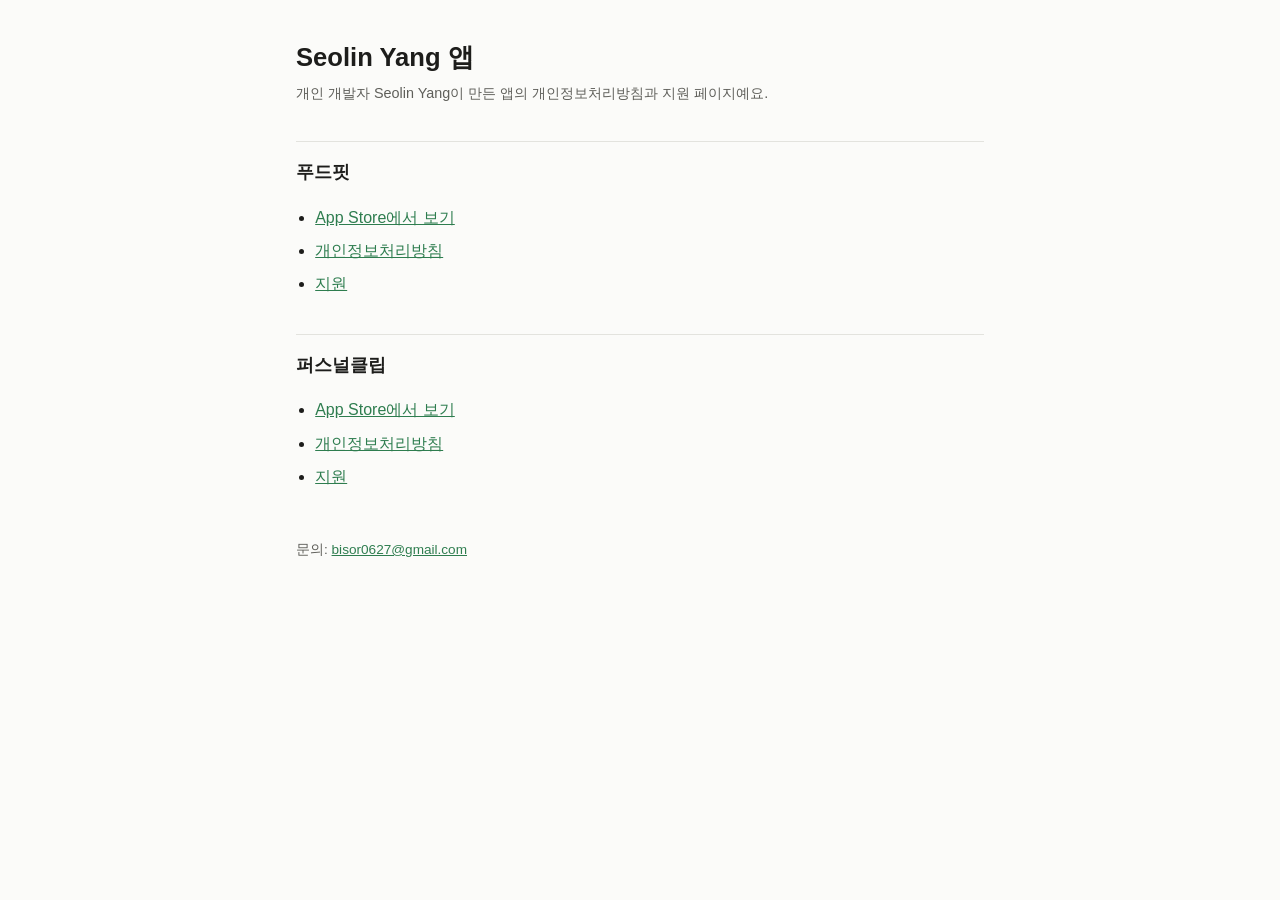
<file: index.html>
<!doctype html>
<html lang="ko">
<head>
<meta charset="utf-8">
<meta name="viewport" content="width=device-width, initial-scale=1">
<title>Seolin Yang 앱</title>
<link rel="stylesheet" href="assets/style.css">
</head>
<body>
<main>
<h1>Seolin Yang 앱</h1>
<p class="meta">개인 개발자 Seolin Yang이 만든 앱의 개인정보처리방침과 지원 페이지예요.</p>
<h2>푸드핏</h2>
<ul>
  <li><a href="https://apps.apple.com/kr/app/id6832881347">App Store에서 보기</a></li>
  <li><a href="foodfit/privacy.html">개인정보처리방침</a></li>
  <li><a href="foodfit/support.html">지원</a></li>
</ul>
<h2>퍼스널클립</h2>
<ul>
  <li><a href="https://apps.apple.com/kr/app/id6832889304">App Store에서 보기</a></li>
  <li><a href="stretch-clips/privacy.html">개인정보처리방침</a></li>
  <li><a href="stretch-clips/support.html">지원</a></li>
</ul>
<footer>문의: <a href="mailto:bisor0627@gmail.com">bisor0627@gmail.com</a></footer>
</main>
</body>
</html>
</file>
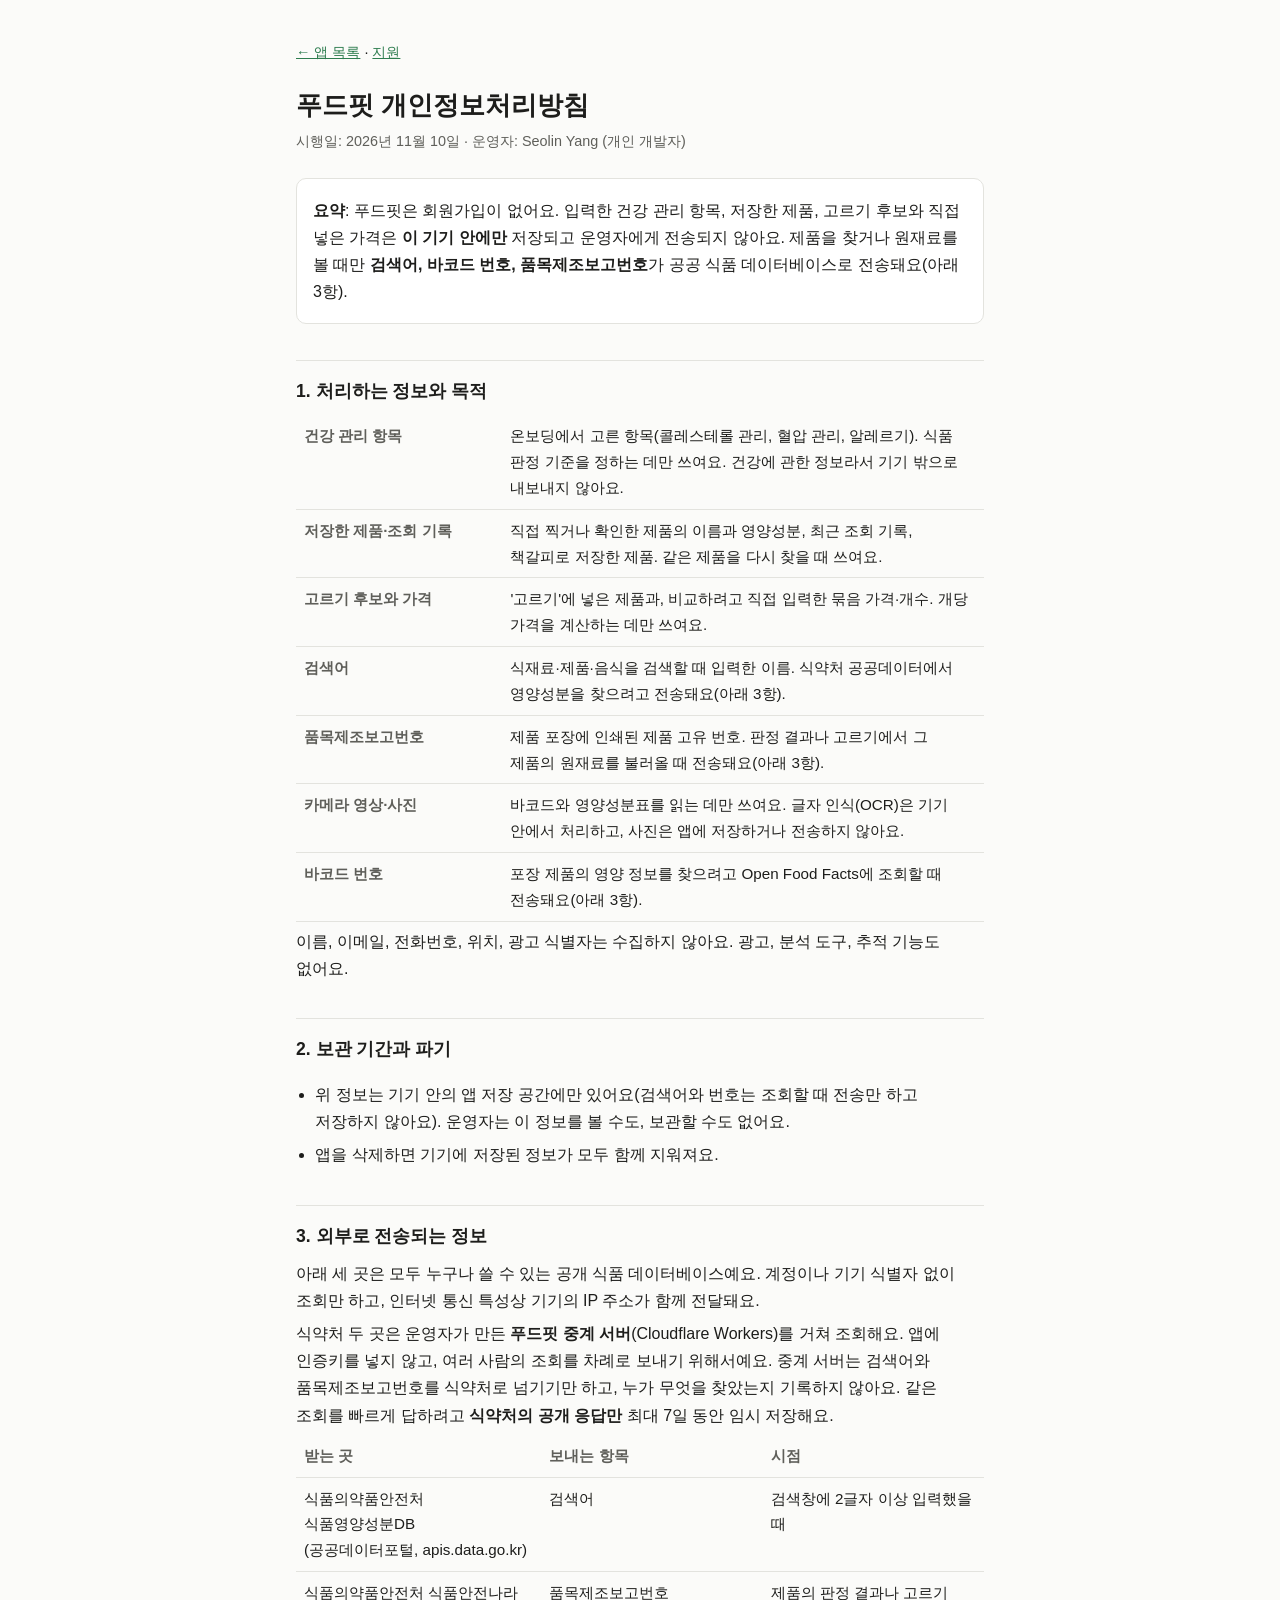
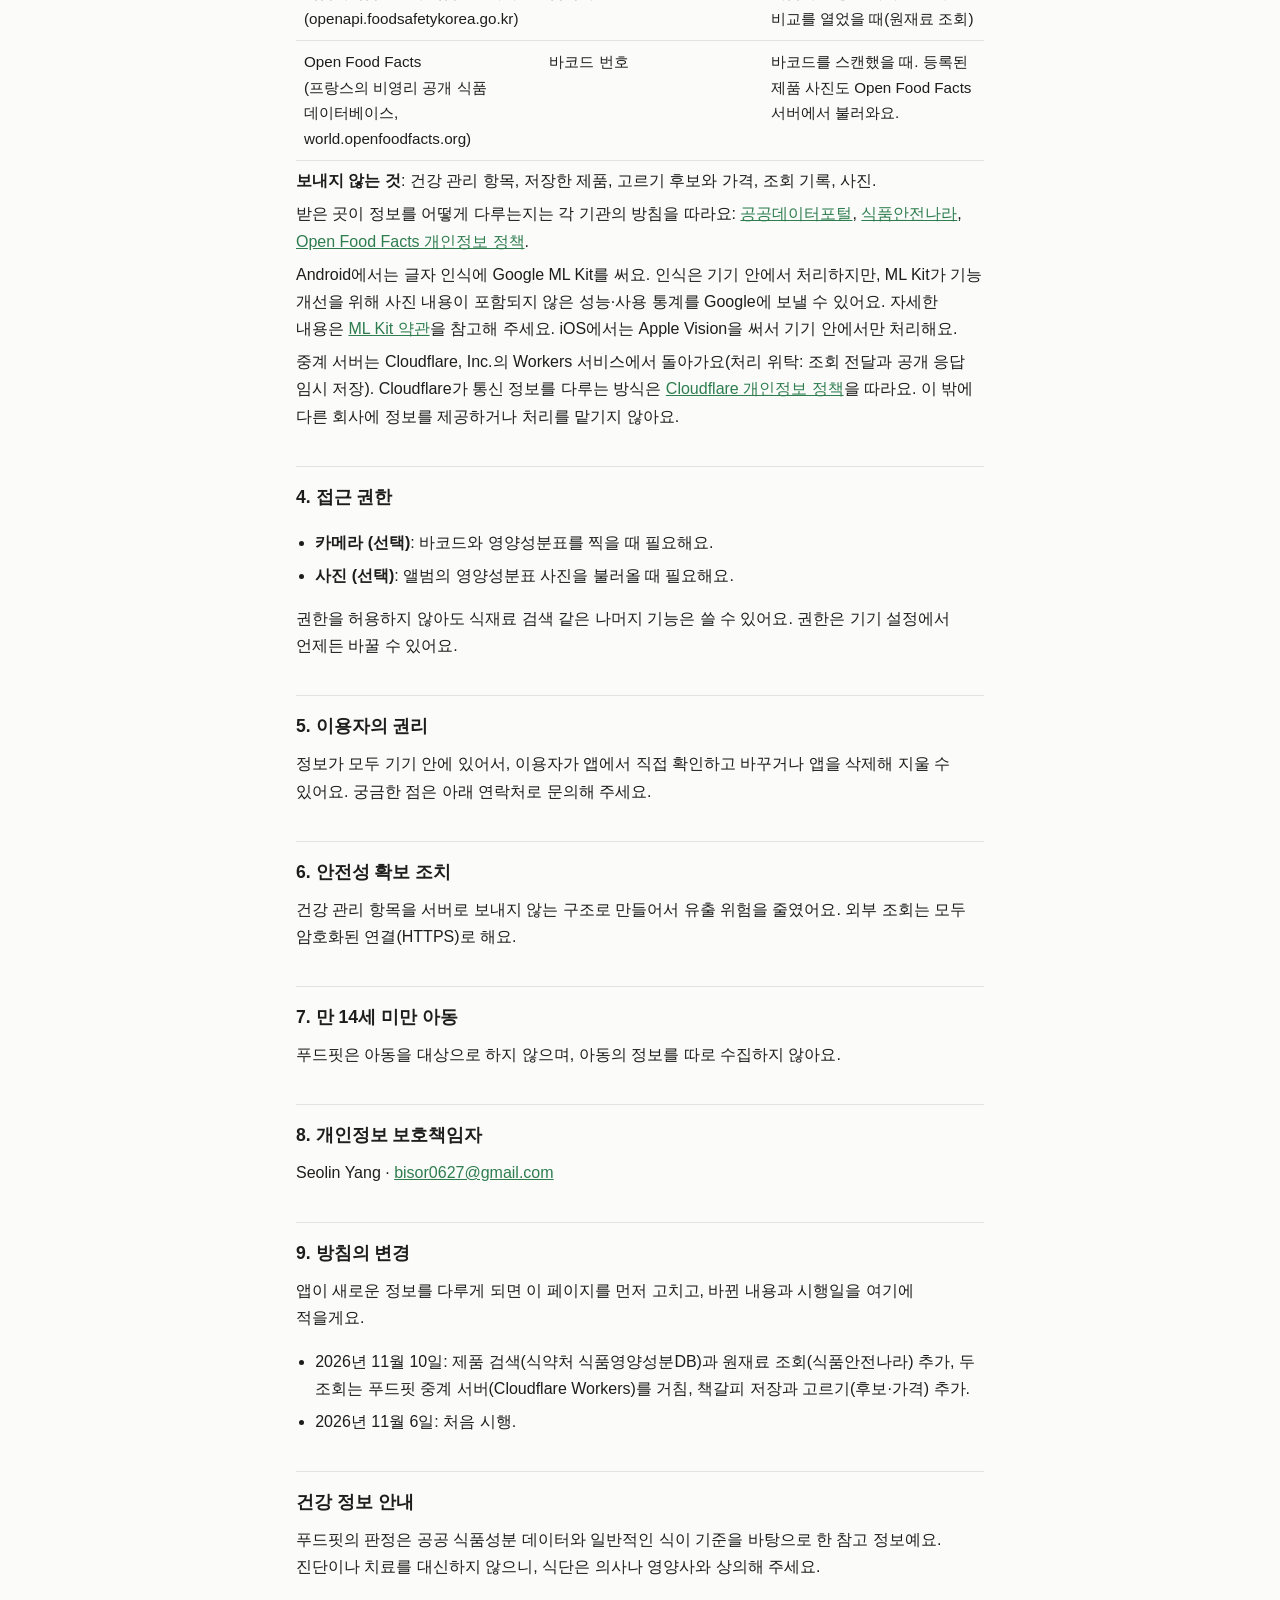
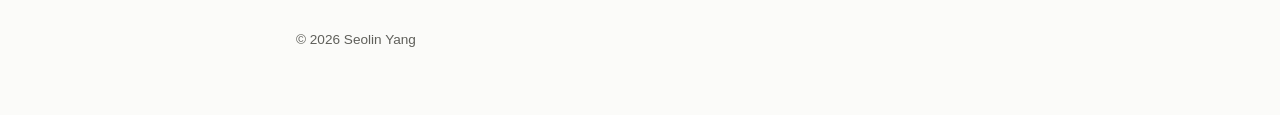
<file: foodfit/privacy.html>
<!doctype html>
<html lang="ko">
<head>
<meta charset="utf-8">
<meta name="viewport" content="width=device-width, initial-scale=1">
<title>푸드핏 개인정보처리방침</title>
<link rel="stylesheet" href="../assets/style.css">
</head>
<body>
<main>
<nav><a href="../">← 앱 목록</a> · <a href="support.html">지원</a></nav>
<h1>푸드핏 개인정보처리방침</h1>
<p class="meta">시행일: 2026년 11월 10일 · 운영자: Seolin Yang (개인 개발자)</p>

<div class="note">
  <p><strong>요약</strong>: 푸드핏은 회원가입이 없어요. 입력한 건강 관리 항목, 저장한 제품, 고르기 후보와 직접 넣은 가격은 <strong>이 기기 안에만</strong> 저장되고 운영자에게 전송되지 않아요. 제품을 찾거나 원재료를 볼 때만 <strong>검색어, 바코드 번호, 품목제조보고번호</strong>가 공공 식품 데이터베이스로 전송돼요(아래 3항).</p>
</div>

<h2>1. 처리하는 정보와 목적</h2>
<table>
  <tr><th>건강 관리 항목</th><td>온보딩에서 고른 항목(콜레스테롤 관리, 혈압 관리, 알레르기). 식품 판정 기준을 정하는 데만 쓰여요. 건강에 관한 정보라서 기기 밖으로 내보내지 않아요.</td></tr>
  <tr><th>저장한 제품·조회 기록</th><td>직접 찍거나 확인한 제품의 이름과 영양성분, 최근 조회 기록, 책갈피로 저장한 제품. 같은 제품을 다시 찾을 때 쓰여요.</td></tr>
  <tr><th>고르기 후보와 가격</th><td>'고르기'에 넣은 제품과, 비교하려고 직접 입력한 묶음 가격·개수. 개당 가격을 계산하는 데만 쓰여요.</td></tr>
  <tr><th>검색어</th><td>식재료·제품·음식을 검색할 때 입력한 이름. 식약처 공공데이터에서 영양성분을 찾으려고 전송돼요(아래 3항).</td></tr>
  <tr><th>품목제조보고번호</th><td>제품 포장에 인쇄된 제품 고유 번호. 판정 결과나 고르기에서 그 제품의 원재료를 불러올 때 전송돼요(아래 3항).</td></tr>
  <tr><th>카메라 영상·사진</th><td>바코드와 영양성분표를 읽는 데만 쓰여요. 글자 인식(OCR)은 기기 안에서 처리하고, 사진은 앱에 저장하거나 전송하지 않아요.</td></tr>
  <tr><th>바코드 번호</th><td>포장 제품의 영양 정보를 찾으려고 Open Food Facts에 조회할 때 전송돼요(아래 3항).</td></tr>
</table>
<p>이름, 이메일, 전화번호, 위치, 광고 식별자는 수집하지 않아요. 광고, 분석 도구, 추적 기능도 없어요.</p>

<h2>2. 보관 기간과 파기</h2>
<ul>
  <li>위 정보는 기기 안의 앱 저장 공간에만 있어요(검색어와 번호는 조회할 때 전송만 하고 저장하지 않아요). 운영자는 이 정보를 볼 수도, 보관할 수도 없어요.</li>
  <li>앱을 삭제하면 기기에 저장된 정보가 모두 함께 지워져요.</li>
</ul>

<h2>3. 외부로 전송되는 정보</h2>
<p>아래 세 곳은 모두 누구나 쓸 수 있는 공개 식품 데이터베이스예요. 계정이나 기기 식별자 없이 조회만 하고, 인터넷 통신 특성상 기기의 IP 주소가 함께 전달돼요.</p>
<p>식약처 두 곳은 운영자가 만든 <strong>푸드핏 중계 서버</strong>(Cloudflare Workers)를 거쳐 조회해요. 앱에 인증키를 넣지 않고, 여러 사람의 조회를 차례로 보내기 위해서예요. 중계 서버는 검색어와 품목제조보고번호를 식약처로 넘기기만 하고, 누가 무엇을 찾았는지 기록하지 않아요. 같은 조회를 빠르게 답하려고 <strong>식약처의 공개 응답만</strong> 최대 7일 동안 임시 저장해요.</p>
<table>
  <tr><th>받는 곳</th><th>보내는 항목</th><th>시점</th></tr>
  <tr><td>식품의약품안전처 식품영양성분DB<br>(공공데이터포털, apis.data.go.kr)</td><td>검색어</td><td>검색창에 2글자 이상 입력했을 때</td></tr>
  <tr><td>식품의약품안전처 식품안전나라<br>(openapi.foodsafetykorea.go.kr)</td><td>품목제조보고번호</td><td>제품의 판정 결과나 고르기 비교를 열었을 때(원재료 조회)</td></tr>
  <tr><td>Open Food Facts<br>(프랑스의 비영리 공개 식품 데이터베이스, world.openfoodfacts.org)</td><td>바코드 번호</td><td>바코드를 스캔했을 때. 등록된 제품 사진도 Open Food Facts 서버에서 불러와요.</td></tr>
</table>
<p><strong>보내지 않는 것</strong>: 건강 관리 항목, 저장한 제품, 고르기 후보와 가격, 조회 기록, 사진.</p>
<p>받은 곳이 정보를 어떻게 다루는지는 각 기관의 방침을 따라요: <a href="https://www.data.go.kr">공공데이터포털</a>, <a href="https://www.foodsafetykorea.go.kr">식품안전나라</a>, <a href="https://world.openfoodfacts.org/privacy">Open Food Facts 개인정보 정책</a>.</p>
<p>Android에서는 글자 인식에 Google ML Kit를 써요. 인식은 기기 안에서 처리하지만, ML Kit가 기능 개선을 위해 사진 내용이 포함되지 않은 성능·사용 통계를 Google에 보낼 수 있어요. 자세한 내용은 <a href="https://developers.google.com/ml-kit/terms">ML Kit 약관</a>을 참고해 주세요. iOS에서는 Apple Vision을 써서 기기 안에서만 처리해요.</p>
<p>중계 서버는 Cloudflare, Inc.의 Workers 서비스에서 돌아가요(처리 위탁: 조회 전달과 공개 응답 임시 저장). Cloudflare가 통신 정보를 다루는 방식은 <a href="https://www.cloudflare.com/privacypolicy/">Cloudflare 개인정보 정책</a>을 따라요. 이 밖에 다른 회사에 정보를 제공하거나 처리를 맡기지 않아요.</p>

<h2>4. 접근 권한</h2>
<ul>
  <li><strong>카메라 (선택)</strong>: 바코드와 영양성분표를 찍을 때 필요해요.</li>
  <li><strong>사진 (선택)</strong>: 앨범의 영양성분표 사진을 불러올 때 필요해요.</li>
</ul>
<p>권한을 허용하지 않아도 식재료 검색 같은 나머지 기능은 쓸 수 있어요. 권한은 기기 설정에서 언제든 바꿀 수 있어요.</p>

<h2>5. 이용자의 권리</h2>
<p>정보가 모두 기기 안에 있어서, 이용자가 앱에서 직접 확인하고 바꾸거나 앱을 삭제해 지울 수 있어요. 궁금한 점은 아래 연락처로 문의해 주세요.</p>

<h2>6. 안전성 확보 조치</h2>
<p>건강 관리 항목을 서버로 보내지 않는 구조로 만들어서 유출 위험을 줄였어요. 외부 조회는 모두 암호화된 연결(HTTPS)로 해요.</p>

<h2>7. 만 14세 미만 아동</h2>
<p>푸드핏은 아동을 대상으로 하지 않으며, 아동의 정보를 따로 수집하지 않아요.</p>

<h2>8. 개인정보 보호책임자</h2>
<p>Seolin Yang · <a href="mailto:bisor0627@gmail.com">bisor0627@gmail.com</a></p>

<h2>9. 방침의 변경</h2>
<p>앱이 새로운 정보를 다루게 되면 이 페이지를 먼저 고치고, 바뀐 내용과 시행일을 여기에 적을게요.</p>
<ul>
  <li>2026년 11월 10일: 제품 검색(식약처 식품영양성분DB)과 원재료 조회(식품안전나라) 추가, 두 조회는 푸드핏 중계 서버(Cloudflare Workers)를 거침, 책갈피 저장과 고르기(후보·가격) 추가.</li>
  <li>2026년 11월 6일: 처음 시행.</li>
</ul>

<h2>건강 정보 안내</h2>
<p>푸드핏의 판정은 공공 식품성분 데이터와 일반적인 식이 기준을 바탕으로 한 참고 정보예요. 진단이나 치료를 대신하지 않으니, 식단은 의사나 영양사와 상의해 주세요.</p>

<footer>© 2026 Seolin Yang</footer>
</main>
</body>
</html>
</file>
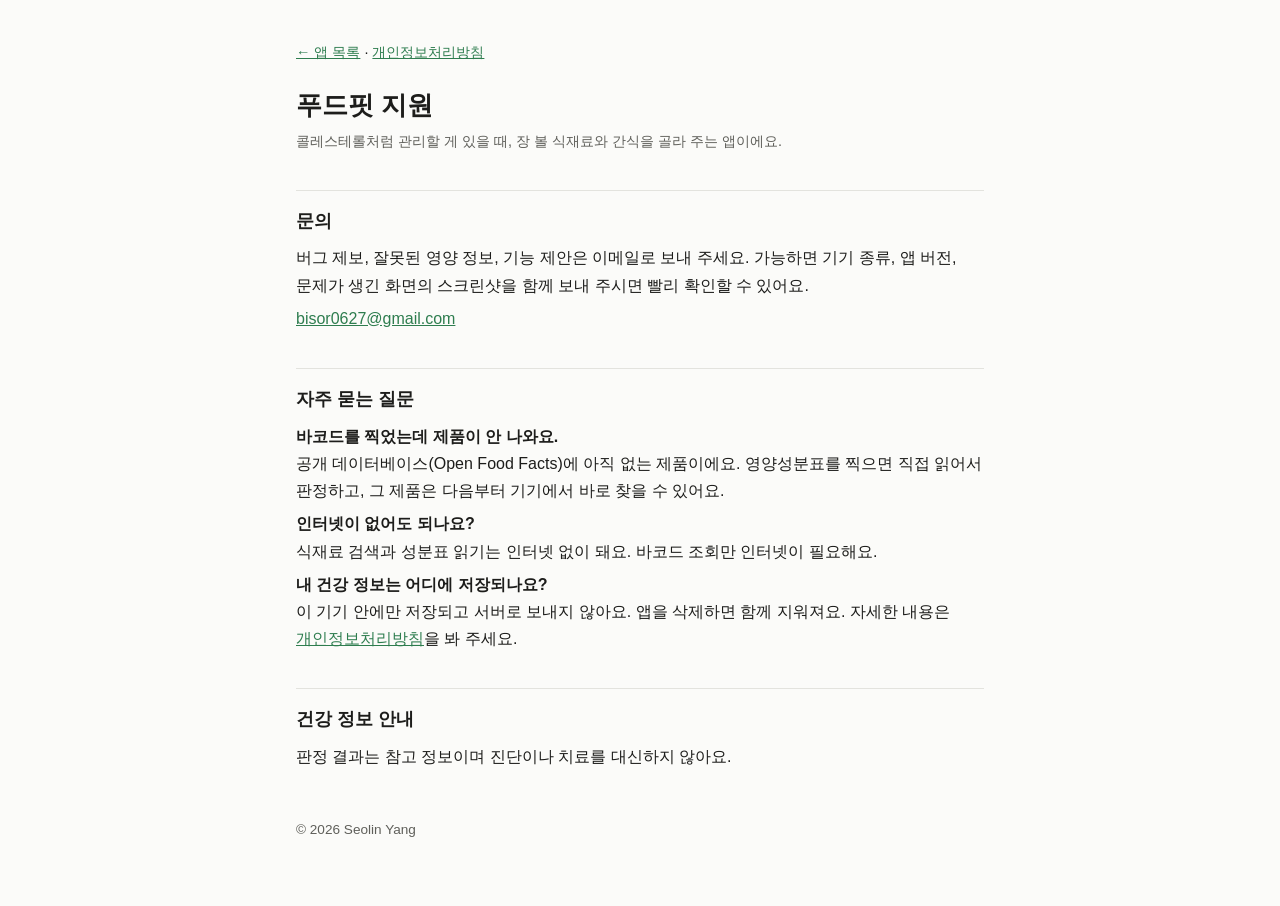
<file: foodfit/support.html>
<!doctype html>
<html lang="ko">
<head>
<meta charset="utf-8">
<meta name="viewport" content="width=device-width, initial-scale=1">
<title>푸드핏 지원</title>
<link rel="stylesheet" href="../assets/style.css">
</head>
<body>
<main>
<nav><a href="../">← 앱 목록</a> · <a href="privacy.html">개인정보처리방침</a></nav>
<h1>푸드핏 지원</h1>
<p class="meta">콜레스테롤처럼 관리할 게 있을 때, 장 볼 식재료와 간식을 골라 주는 앱이에요.</p>

<h2>문의</h2>
<p>버그 제보, 잘못된 영양 정보, 기능 제안은 이메일로 보내 주세요. 가능하면 기기 종류, 앱 버전, 문제가 생긴 화면의 스크린샷을 함께 보내 주시면 빨리 확인할 수 있어요.</p>
<p><a href="mailto:bisor0627@gmail.com?subject=%5B%ED%91%B8%EB%93%9C%ED%95%8F%5D%20%EB%AC%B8%EC%9D%98">bisor0627@gmail.com</a></p>

<h2>자주 묻는 질문</h2>
<p><strong>바코드를 찍었는데 제품이 안 나와요.</strong><br>
공개 데이터베이스(Open Food Facts)에 아직 없는 제품이에요. 영양성분표를 찍으면 직접 읽어서 판정하고, 그 제품은 다음부터 기기에서 바로 찾을 수 있어요.</p>
<p><strong>인터넷이 없어도 되나요?</strong><br>
식재료 검색과 성분표 읽기는 인터넷 없이 돼요. 바코드 조회만 인터넷이 필요해요.</p>
<p><strong>내 건강 정보는 어디에 저장되나요?</strong><br>
이 기기 안에만 저장되고 서버로 보내지 않아요. 앱을 삭제하면 함께 지워져요. 자세한 내용은 <a href="privacy.html">개인정보처리방침</a>을 봐 주세요.</p>

<h2>건강 정보 안내</h2>
<p>판정 결과는 참고 정보이며 진단이나 치료를 대신하지 않아요.</p>

<footer>© 2026 Seolin Yang</footer>
</main>
</body>
</html>
</file>
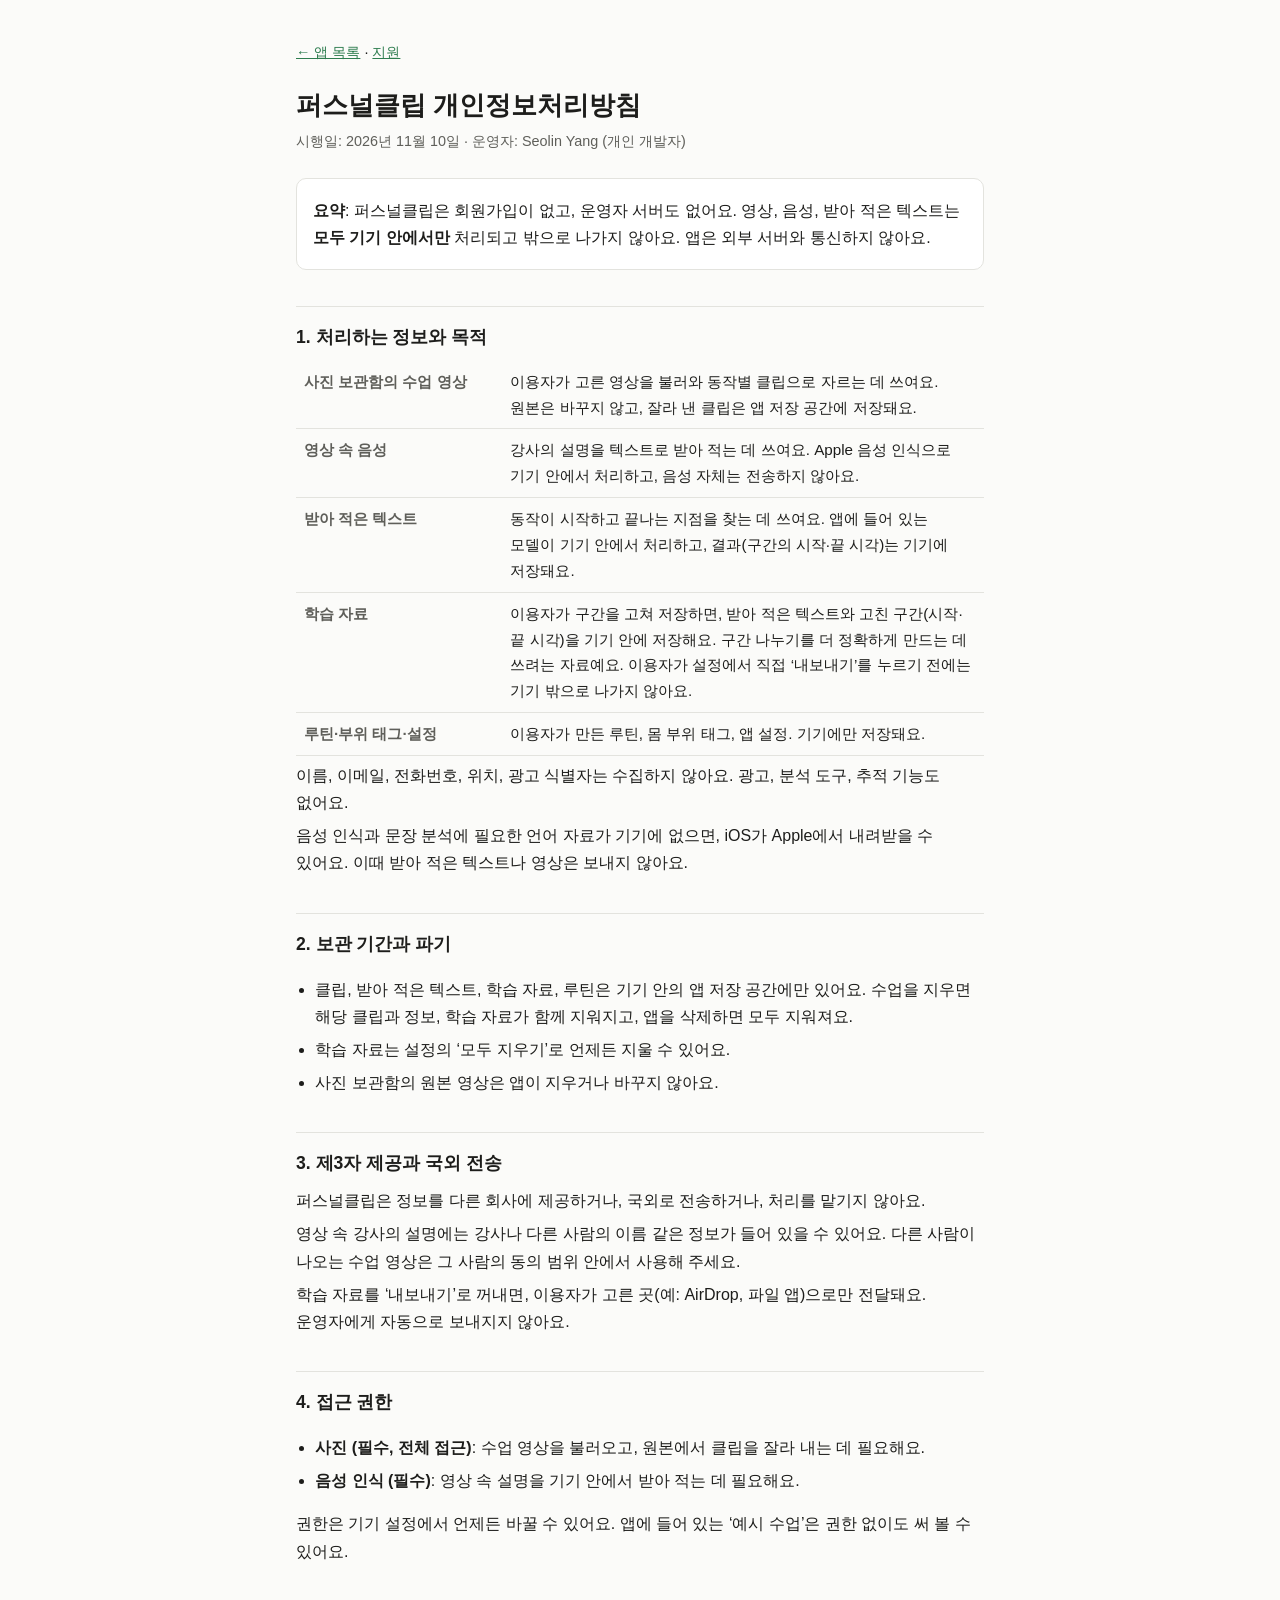
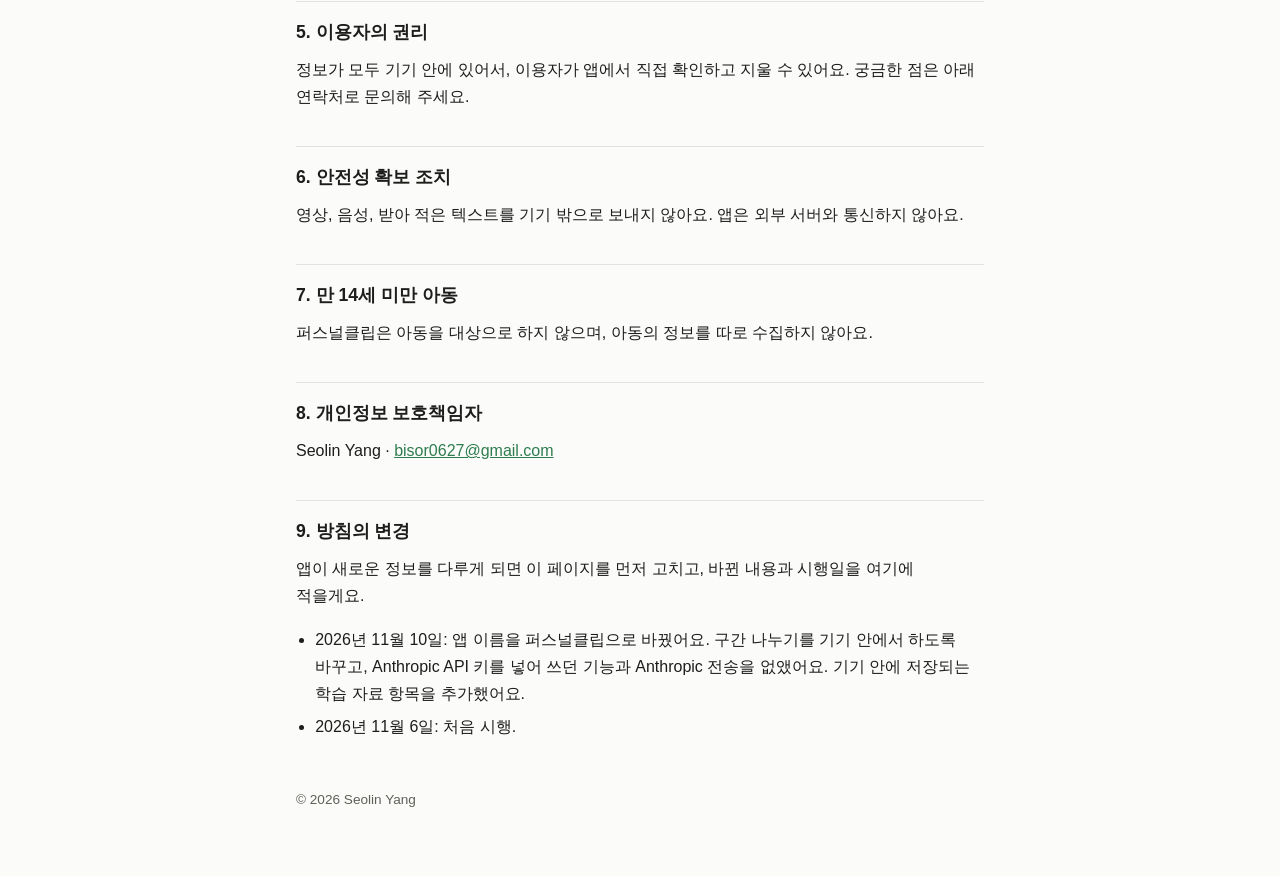
<file: stretch-clips/privacy.html>
<!doctype html>
<html lang="ko">
<head>
<meta charset="utf-8">
<meta name="viewport" content="width=device-width, initial-scale=1">
<title>퍼스널클립 개인정보처리방침</title>
<link rel="stylesheet" href="../assets/style.css">
</head>
<body>
<main>
<nav><a href="../">← 앱 목록</a> · <a href="support.html">지원</a></nav>
<h1>퍼스널클립 개인정보처리방침</h1>
<p class="meta">시행일: 2026년 11월 10일 · 운영자: Seolin Yang (개인 개발자)</p>

<div class="note">
  <p><strong>요약</strong>: 퍼스널클립은 회원가입이 없고, 운영자 서버도 없어요. 영상, 음성, 받아 적은 텍스트는 <strong>모두 기기 안에서만</strong> 처리되고 밖으로 나가지 않아요. 앱은 외부 서버와 통신하지 않아요.</p>
</div>

<h2>1. 처리하는 정보와 목적</h2>
<table>
  <tr><th>사진 보관함의 수업 영상</th><td>이용자가 고른 영상을 불러와 동작별 클립으로 자르는 데 쓰여요. 원본은 바꾸지 않고, 잘라 낸 클립은 앱 저장 공간에 저장돼요.</td></tr>
  <tr><th>영상 속 음성</th><td>강사의 설명을 텍스트로 받아 적는 데 쓰여요. Apple 음성 인식으로 기기 안에서 처리하고, 음성 자체는 전송하지 않아요.</td></tr>
  <tr><th>받아 적은 텍스트</th><td>동작이 시작하고 끝나는 지점을 찾는 데 쓰여요. 앱에 들어 있는 모델이 기기 안에서 처리하고, 결과(구간의 시작·끝 시각)는 기기에 저장돼요.</td></tr>
  <tr><th>학습 자료</th><td>이용자가 구간을 고쳐 저장하면, 받아 적은 텍스트와 고친 구간(시작·끝 시각)을 기기 안에 저장해요. 구간 나누기를 더 정확하게 만드는 데 쓰려는 자료예요. 이용자가 설정에서 직접 ‘내보내기’를 누르기 전에는 기기 밖으로 나가지 않아요.</td></tr>
  <tr><th>루틴·부위 태그·설정</th><td>이용자가 만든 루틴, 몸 부위 태그, 앱 설정. 기기에만 저장돼요.</td></tr>
</table>
<p>이름, 이메일, 전화번호, 위치, 광고 식별자는 수집하지 않아요. 광고, 분석 도구, 추적 기능도 없어요.</p>
<p>음성 인식과 문장 분석에 필요한 언어 자료가 기기에 없으면, iOS가 Apple에서 내려받을 수 있어요. 이때 받아 적은 텍스트나 영상은 보내지 않아요.</p>

<h2>2. 보관 기간과 파기</h2>
<ul>
  <li>클립, 받아 적은 텍스트, 학습 자료, 루틴은 기기 안의 앱 저장 공간에만 있어요. 수업을 지우면 해당 클립과 정보, 학습 자료가 함께 지워지고, 앱을 삭제하면 모두 지워져요.</li>
  <li>학습 자료는 설정의 ‘모두 지우기’로 언제든 지울 수 있어요.</li>
  <li>사진 보관함의 원본 영상은 앱이 지우거나 바꾸지 않아요.</li>
</ul>

<h2>3. 제3자 제공과 국외 전송</h2>
<p>퍼스널클립은 정보를 다른 회사에 제공하거나, 국외로 전송하거나, 처리를 맡기지 않아요.</p>
<p>영상 속 강사의 설명에는 강사나 다른 사람의 이름 같은 정보가 들어 있을 수 있어요. 다른 사람이 나오는 수업 영상은 그 사람의 동의 범위 안에서 사용해 주세요.</p>
<p>학습 자료를 ‘내보내기’로 꺼내면, 이용자가 고른 곳(예: AirDrop, 파일 앱)으로만 전달돼요. 운영자에게 자동으로 보내지지 않아요.</p>

<h2>4. 접근 권한</h2>
<ul>
  <li><strong>사진 (필수, 전체 접근)</strong>: 수업 영상을 불러오고, 원본에서 클립을 잘라 내는 데 필요해요.</li>
  <li><strong>음성 인식 (필수)</strong>: 영상 속 설명을 기기 안에서 받아 적는 데 필요해요.</li>
</ul>
<p>권한은 기기 설정에서 언제든 바꿀 수 있어요. 앱에 들어 있는 ‘예시 수업’은 권한 없이도 써 볼 수 있어요.</p>

<h2>5. 이용자의 권리</h2>
<p>정보가 모두 기기 안에 있어서, 이용자가 앱에서 직접 확인하고 지울 수 있어요. 궁금한 점은 아래 연락처로 문의해 주세요.</p>

<h2>6. 안전성 확보 조치</h2>
<p>영상, 음성, 받아 적은 텍스트를 기기 밖으로 보내지 않아요. 앱은 외부 서버와 통신하지 않아요.</p>

<h2>7. 만 14세 미만 아동</h2>
<p>퍼스널클립은 아동을 대상으로 하지 않으며, 아동의 정보를 따로 수집하지 않아요.</p>

<h2>8. 개인정보 보호책임자</h2>
<p>Seolin Yang · <a href="mailto:bisor0627@gmail.com">bisor0627@gmail.com</a></p>

<h2>9. 방침의 변경</h2>
<p>앱이 새로운 정보를 다루게 되면 이 페이지를 먼저 고치고, 바뀐 내용과 시행일을 여기에 적을게요.</p>
<ul>
  <li>2026년 11월 10일: 앱 이름을 퍼스널클립으로 바꿨어요. 구간 나누기를 기기 안에서 하도록 바꾸고, Anthropic API 키를 넣어 쓰던 기능과 Anthropic 전송을 없앴어요. 기기 안에 저장되는 학습 자료 항목을 추가했어요.</li>
  <li>2026년 11월 6일: 처음 시행.</li>
</ul>

<footer>© 2026 Seolin Yang</footer>
</main>
</body>
</html>
</file>
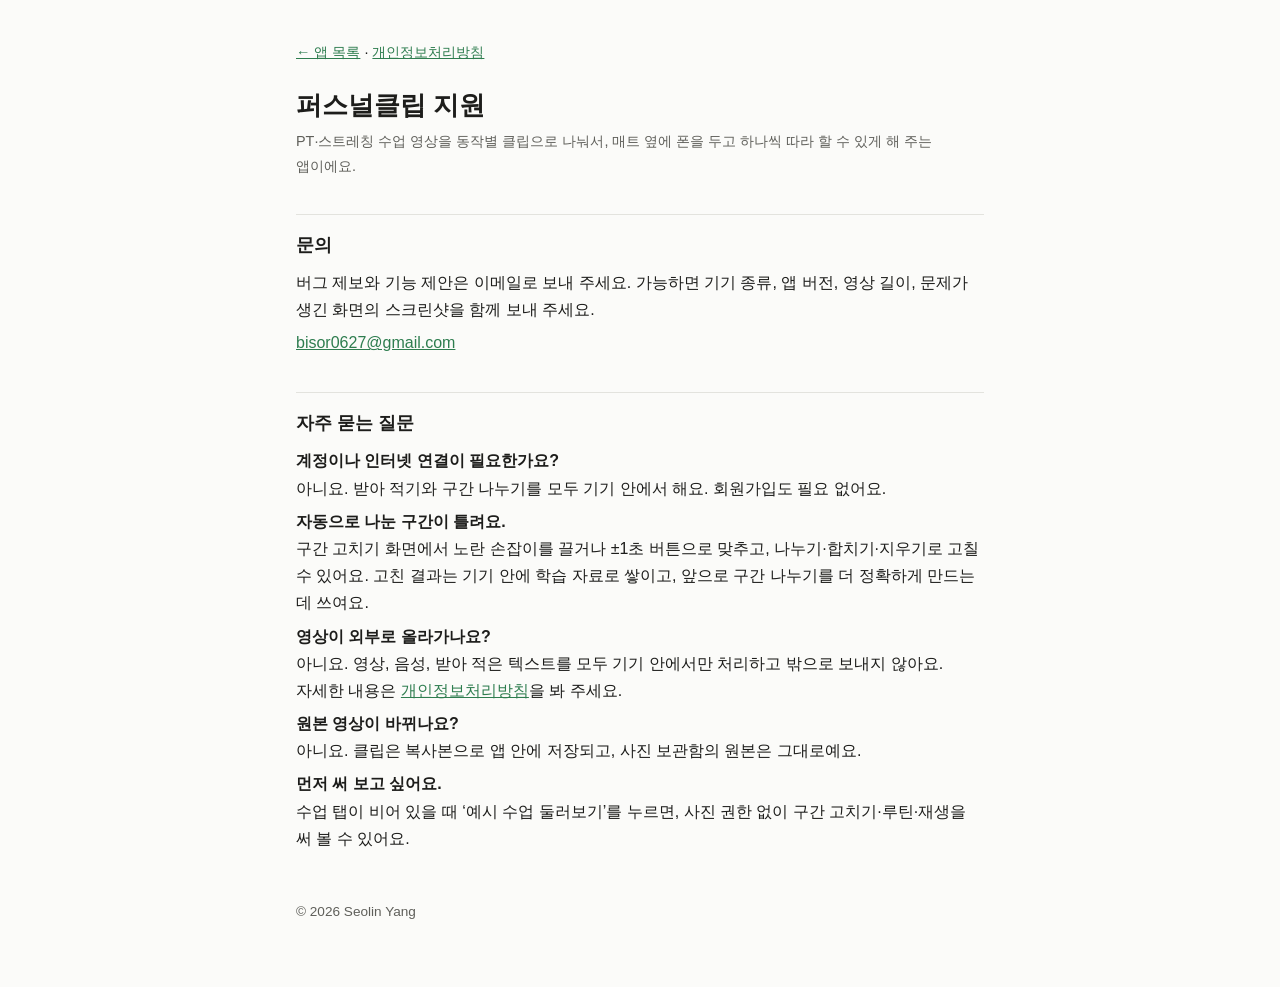
<file: stretch-clips/support.html>
<!doctype html>
<html lang="ko">
<head>
<meta charset="utf-8">
<meta name="viewport" content="width=device-width, initial-scale=1">
<title>퍼스널클립 지원</title>
<link rel="stylesheet" href="../assets/style.css">
</head>
<body>
<main>
<nav><a href="../">← 앱 목록</a> · <a href="privacy.html">개인정보처리방침</a></nav>
<h1>퍼스널클립 지원</h1>
<p class="meta">PT·스트레칭 수업 영상을 동작별 클립으로 나눠서, 매트 옆에 폰을 두고 하나씩 따라 할 수 있게 해 주는 앱이에요.</p>

<h2>문의</h2>
<p>버그 제보와 기능 제안은 이메일로 보내 주세요. 가능하면 기기 종류, 앱 버전, 영상 길이, 문제가 생긴 화면의 스크린샷을 함께 보내 주세요.</p>
<p><a href="mailto:bisor0627@gmail.com?subject=%5B%ED%8D%BC%EC%8A%A4%EB%84%90%ED%81%B4%EB%A6%BD%5D%20%EB%AC%B8%EC%9D%98">bisor0627@gmail.com</a></p>

<h2>자주 묻는 질문</h2>
<p><strong>계정이나 인터넷 연결이 필요한가요?</strong><br>
아니요. 받아 적기와 구간 나누기를 모두 기기 안에서 해요. 회원가입도 필요 없어요.</p>
<p><strong>자동으로 나눈 구간이 틀려요.</strong><br>
구간 고치기 화면에서 노란 손잡이를 끌거나 ±1초 버튼으로 맞추고, 나누기·합치기·지우기로 고칠 수 있어요. 고친 결과는 기기 안에 학습 자료로 쌓이고, 앞으로 구간 나누기를 더 정확하게 만드는 데 쓰여요.</p>
<p><strong>영상이 외부로 올라가나요?</strong><br>
아니요. 영상, 음성, 받아 적은 텍스트를 모두 기기 안에서만 처리하고 밖으로 보내지 않아요. 자세한 내용은 <a href="privacy.html">개인정보처리방침</a>을 봐 주세요.</p>
<p><strong>원본 영상이 바뀌나요?</strong><br>
아니요. 클립은 복사본으로 앱 안에 저장되고, 사진 보관함의 원본은 그대로예요.</p>
<p><strong>먼저 써 보고 싶어요.</strong><br>
수업 탭이 비어 있을 때 ‘예시 수업 둘러보기’를 누르면, 사진 권한 없이 구간 고치기·루틴·재생을 써 볼 수 있어요.</p>

<footer>© 2026 Seolin Yang</footer>
</main>
</body>
</html>
</file>
<file: assets/style.css>
:root {
  --bg: #fbfbf9; --fg: #1d1d1b; --muted: #5f5f5a; --line: #e3e3de; --accent: #2e7d4f; --card: #ffffff;
  color-scheme: light dark;
}
@media (prefers-color-scheme: dark) {
  :root { --bg: #151514; --fg: #ececea; --muted: #a3a39d; --line: #33332f; --accent: #7cc79a; --card: #1d1d1b; }
}
* { box-sizing: border-box; }
body {
  margin: 0; background: var(--bg); color: var(--fg);
  font: 16px/1.7 -apple-system, BlinkMacSystemFont, "Apple SD Gothic Neo", "Noto Sans KR", sans-serif;
  word-break: keep-all; overflow-wrap: break-word;
}
main { max-width: 720px; margin: 0 auto; padding: 40px 16px 64px; }
h1 { font-size: 1.6rem; line-height: 1.35; margin: 0 0 4px; }
h2 { font-size: 1.1rem; margin: 36px 0 8px; padding-top: 16px; border-top: 1px solid var(--line); }
p, li { margin: 6px 0; }
ul { padding-left: 1.2em; }
a { color: var(--accent); }
.meta { color: var(--muted); font-size: .9rem; margin-bottom: 24px; }
.note { background: var(--card); border: 1px solid var(--line); border-radius: 10px; padding: 12px 16px; }
table { width: 100%; border-collapse: collapse; font-size: .95rem; }
th, td { text-align: left; vertical-align: top; padding: 8px; border-bottom: 1px solid var(--line); }
th { width: 30%; color: var(--muted); font-weight: 600; }
nav { font-size: .9rem; margin-bottom: 24px; }
footer { margin-top: 48px; color: var(--muted); font-size: .85rem; }
</file>
